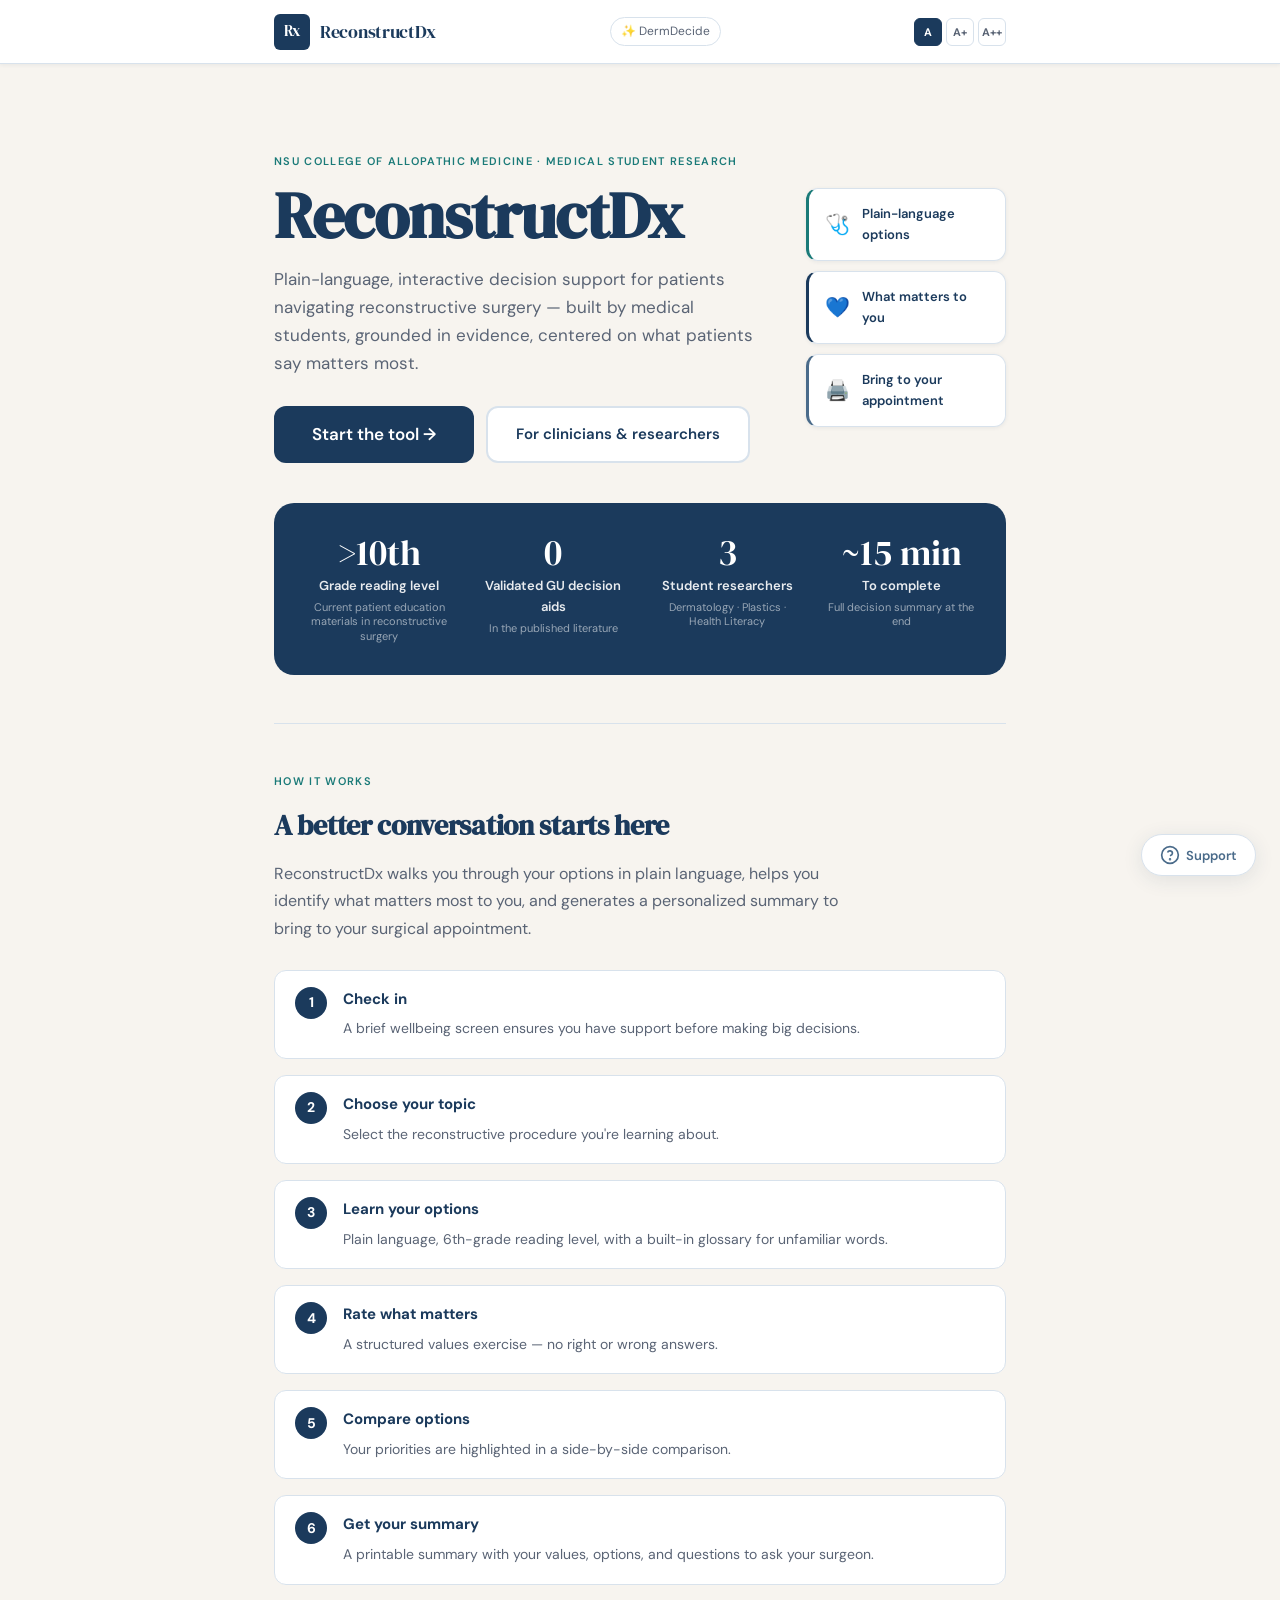
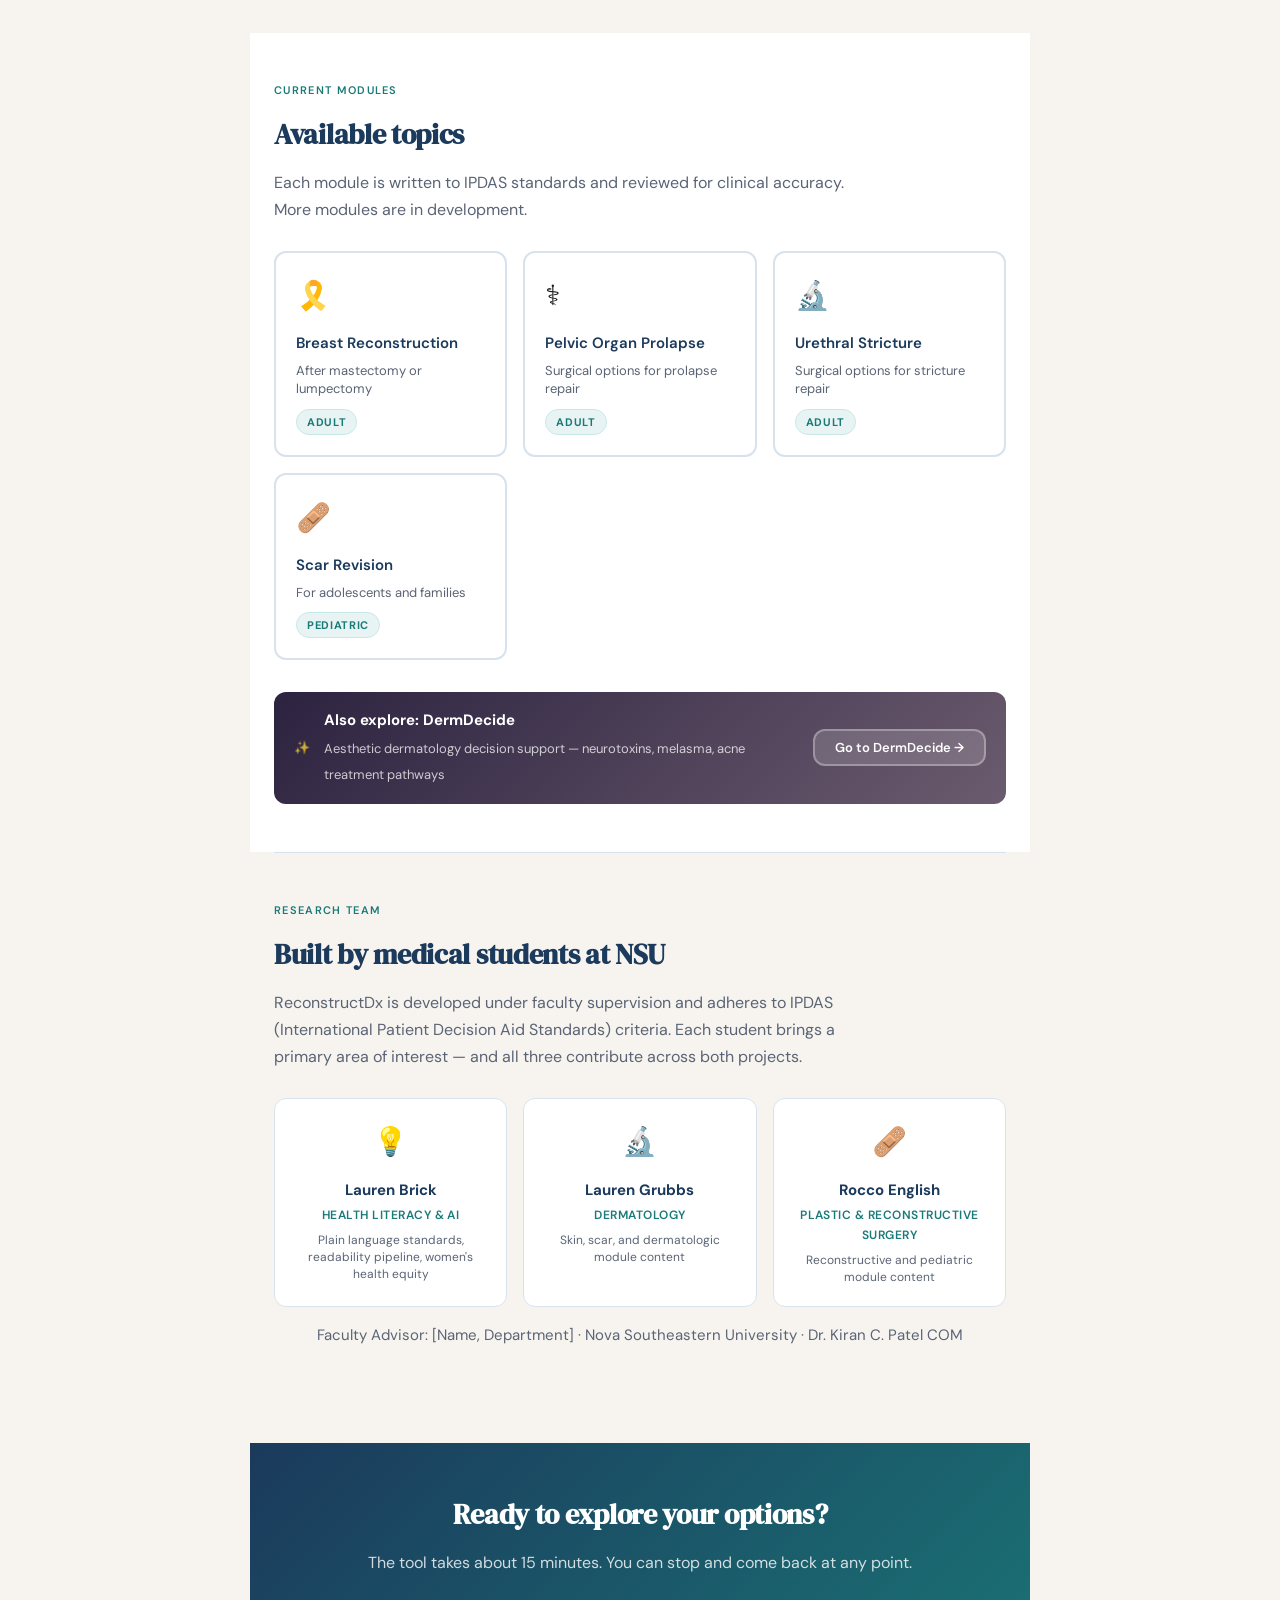
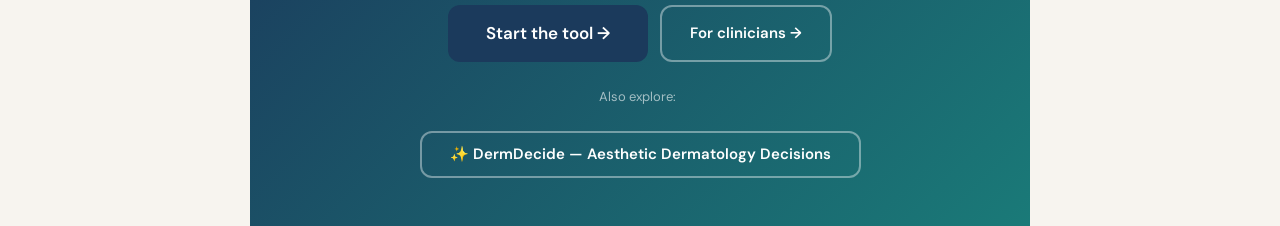
<file: index.html>
<!DOCTYPE html>
<html lang="en">
<head>
  <meta charset="UTF-8" />
  <meta name="viewport" content="width=device-width, initial-scale=1.0" />
  <title>ReconstructDx — Patient Decision Aid</title>
  <link rel="stylesheet" href="css/main.css" />
  <link rel="preconnect" href="https://fonts.googleapis.com">
  <link rel="preconnect" href="https://fonts.gstatic.com" crossorigin>
  <link href="https://fonts.googleapis.com/css2?family=DM+Serif+Display:ital@0;1&family=DM+Sans:wght@300;400;500;600&display=swap" rel="stylesheet">
</head>
<body>

  <!-- ── HEADER ─────────────────────────────────────────────────────── -->
  <header class="site-header" id="site-header">
    <div class="header-inner">
      <div class="logo">
        <span class="logo-mark">Rx</span>
        <span class="logo-text">ReconstructDx</span>
      </div>
      <a href="aesthetics/" class="aes-switch-link" style="font-size:12px;color:#5A6475;text-decoration:none;flex-shrink:0;white-space:nowrap;padding:4px 10px;border:1px solid #D8E2EC;border-radius:99px;margin-right:8px;transition:all .2s;">✨ DermDecide</a>
      <div class="fs-controls" aria-label="Text size">
        <button class="fs-btn active" data-size="normal" onclick="setFontSize('normal')" aria-label="Normal text size" title="Normal size">A</button>
        <button class="fs-btn" data-size="large" onclick="setFontSize('large')" aria-label="Large text size" title="Large size">A+</button>
        <button class="fs-btn" data-size="xlarge" onclick="setFontSize('xlarge')" aria-label="Extra large text size" title="Extra large">A++</button>
      </div>
      <nav class="progress-nav" id="progress-nav" aria-label="Tool progress" style="display:none">
        <div class="progress-steps" id="progress-steps"></div>
        <div class="progress-bar-track"><div class="progress-bar-fill" id="progress-fill"></div></div>
      </nav>
    </div>
  </header>

  <!-- ── MAIN APP ───────────────────────────────────────────────────── -->
  <main id="app" role="main"></main>

  <!-- ── SUPPORT BUTTON ─────────────────────────────────────────────── -->
  <button class="support-btn" id="support-btn" aria-label="Get support resources" onclick="toggleSupport()">
    <svg width="20" height="20" viewBox="0 0 24 24" fill="none" stroke="currentColor" stroke-width="2"><circle cx="12" cy="12" r="10"/><path d="M9.09 9a3 3 0 0 1 5.83 1c0 2-3 3-3 3"/><circle cx="12" cy="17" r=".5" fill="currentColor"/></svg>
    Support
  </button>

  <!-- ── SUPPORT PANEL ──────────────────────────────────────────────── -->
  <div class="support-panel" id="support-panel" role="dialog" aria-modal="true" aria-label="Support resources" hidden>
    <button class="support-close" onclick="toggleSupport()" aria-label="Close support panel">&times;</button>
    <h3>You're not alone</h3>
    <p>Making medical decisions can feel overwhelming. Here are some resources that may help.</p>
    <ul>
      <li><strong>988 Suicide &amp; Crisis Lifeline</strong><br>Call or text <a href="tel:988">988</a> — available 24/7</li>
      <li><strong>Crisis Text Line</strong><br>Text HOME to <a href="sms:741741">741741</a></li>
      <li><strong>SAMHSA Helpline</strong><br><a href="tel:18006624357">1-800-662-4357</a> — mental health &amp; substance use</li>
    </ul>
    <p class="support-note">This tool is not a substitute for professional support. Please speak with your care team or a counselor if you are struggling.</p>
  </div>
  <div class="support-overlay" id="support-overlay" onclick="toggleSupport()" hidden></div>

  <!-- ── PRINT OVERLAY ──────────────────────────────────────────────── -->
  <div id="print-area" class="print-area" hidden></div>

  <!-- ── SCRIPTS ────────────────────────────────────────────────────── -->
  <script src="js/data.js"></script>
  <script src="js/app.js"></script>
</body>
</html>
</file>
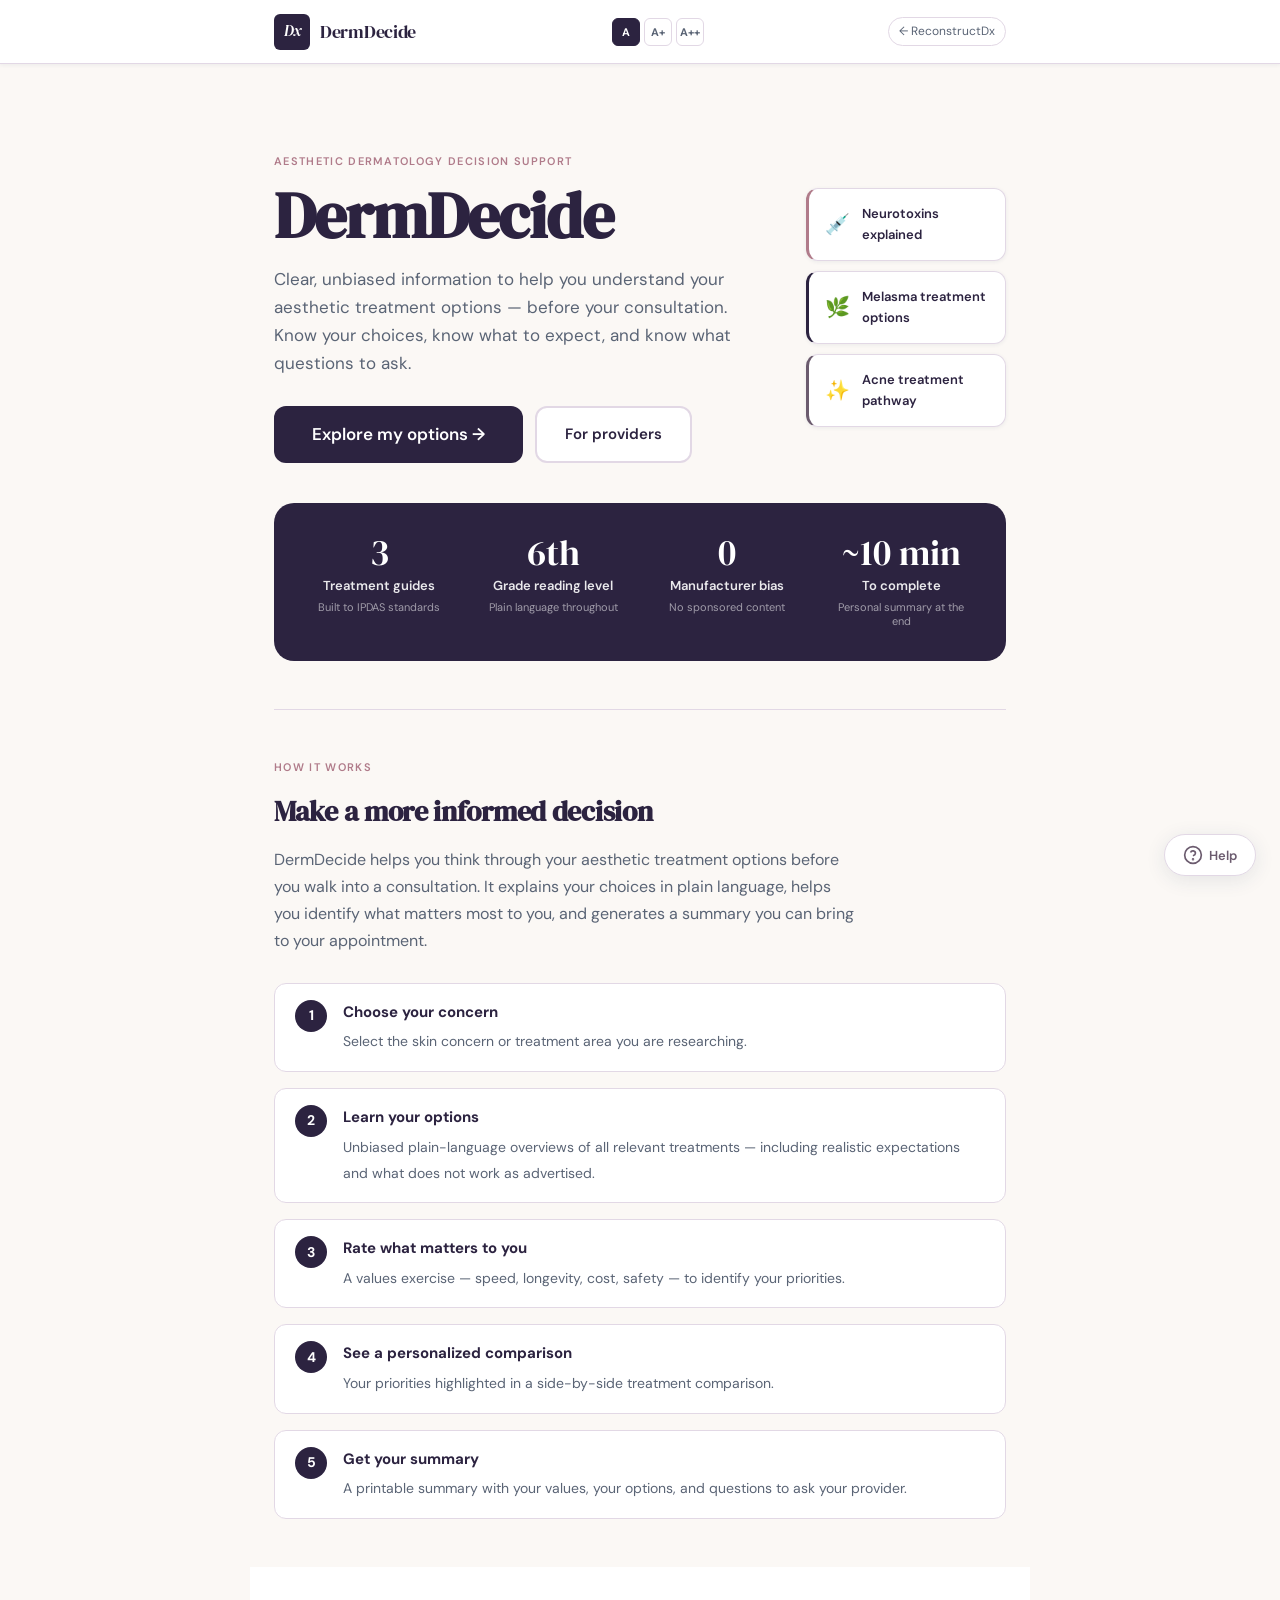
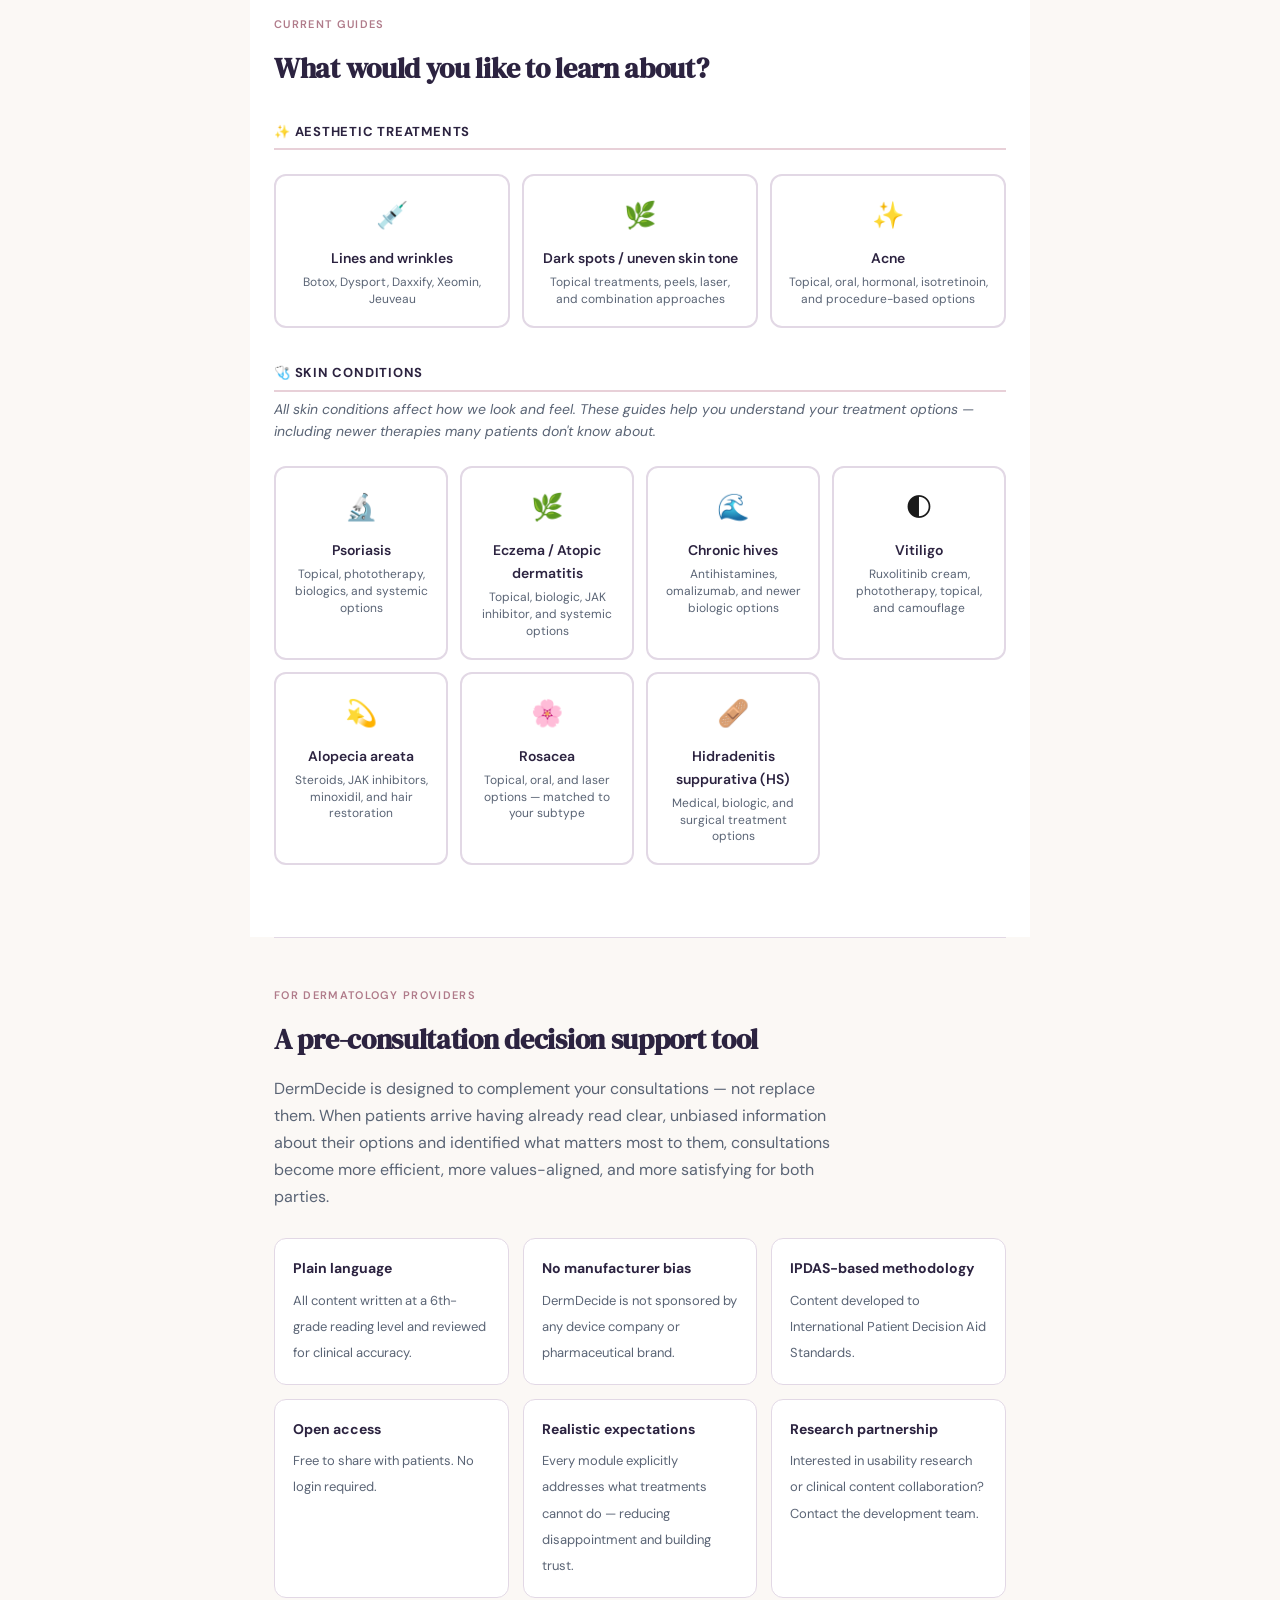
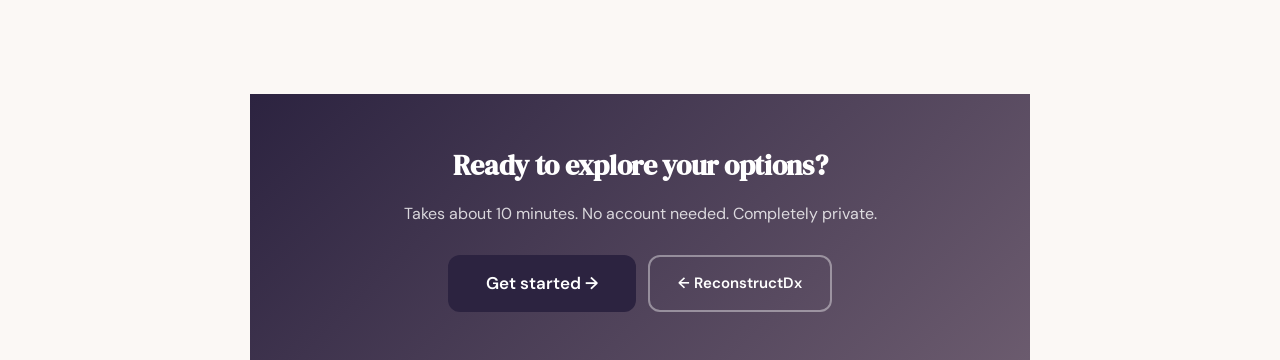
<file: aesthetics/index.html>
<!DOCTYPE html>
<html lang="en">
<head>
  <meta charset="UTF-8" />
  <meta name="viewport" content="width=device-width, initial-scale=1.0" />
  <title>DermDecide — Aesthetic Dermatology Decision Aid</title>
  <link rel="stylesheet" href="../css/main.css" />
  <link rel="stylesheet" href="css/aesthetics.css" />
  <link rel="preconnect" href="https://fonts.googleapis.com">
  <link rel="preconnect" href="https://fonts.gstatic.com" crossorigin>
  <link href="https://fonts.googleapis.com/css2?family=DM+Serif+Display:ital@0;1&family=DM+Sans:wght@300;400;500;600&display=swap" rel="stylesheet">
</head>
<body class="aesthetics-theme">

  <!-- ── HEADER ─────────────────────────────────────────────────────── -->
  <header class="site-header" id="site-header">
    <div class="header-inner">
      <div class="logo">
        <span class="logo-mark aes-logo-mark">Dx</span>
        <span class="logo-text">DermDecide</span>
      </div>
      <nav class="progress-nav" id="progress-nav" aria-label="Tool progress" style="display:none">
        <div class="progress-steps" id="progress-steps"></div>
        <div class="progress-bar-track"><div class="progress-bar-fill" id="progress-fill"></div></div>
      </nav>
      <div class="fs-controls" aria-label="Text size">
        <button class="fs-btn active" data-size="normal" onclick="setFontSize('normal')" aria-label="Normal text size" title="Normal size">A</button>
        <button class="fs-btn" data-size="large" onclick="setFontSize('large')" aria-label="Large text size" title="Large size">A+</button>
        <button class="fs-btn" data-size="xlarge" onclick="setFontSize('xlarge')" aria-label="Extra large text size" title="Extra large">A++</button>
      </div>
      <a href="../" class="aes-switch-link">← ReconstructDx</a>
    </div>
  </header>

  <!-- ── MAIN APP ───────────────────────────────────────────────────── -->
  <main id="app" role="main"></main>

  <!-- ── SUPPORT BUTTON ─────────────────────────────────────────────── -->
  <button class="support-btn" id="support-btn" aria-label="Get support resources" onclick="toggleSupport()">
    <svg width="20" height="20" viewBox="0 0 24 24" fill="none" stroke="currentColor" stroke-width="2"><circle cx="12" cy="12" r="10"/><path d="M9.09 9a3 3 0 0 1 5.83 1c0 2-3 3-3 3"/><circle cx="12" cy="17" r=".5" fill="currentColor"/></svg>
    Help
  </button>

  <!-- ── SUPPORT PANEL ──────────────────────────────────────────────── -->
  <div class="support-panel" id="support-panel" role="dialog" aria-modal="true" hidden>
    <button class="support-close" onclick="toggleSupport()" aria-label="Close">&times;</button>
    <h3>Need support?</h3>
    <p>If you have questions about a specific treatment, the best source is always a board-certified dermatologist.</p>
    <ul>
      <li><strong>Find a board-certified dermatologist</strong><br><a href="https://www.aad.org/find-a-derm" target="_blank" rel="noopener">aad.org/find-a-derm</a></li>
      <li><strong>American Academy of Dermatology</strong><br><a href="https://www.aad.org" target="_blank" rel="noopener">aad.org</a></li>
      <li><strong>988 Crisis Lifeline</strong><br>Call or text <a href="tel:988">988</a> — available 24/7</li>
    </ul>
    <p class="support-note">This tool does not replace a consultation with a licensed provider.</p>
  </div>
  <div class="support-overlay" id="support-overlay" onclick="toggleSupport()" hidden></div>

  <!-- ── SCRIPTS ────────────────────────────────────────────────────── -->
  <script src="js/data-aesthetics.js"></script>
  <script src="js/app-aesthetics.js"></script>
</body>
</html>
</file>
<file: css/main.css>
/* ═══════════════════════════════════════════════════════════════════
   ReconstructDx — Main Stylesheet
   Aesthetic: Refined medical — calm authority, warm accessibility
   Fonts: DM Serif Display (headings) + DM Sans (body)
═══════════════════════════════════════════════════════════════════ */

/* ── TOKENS ────────────────────────────────────────────────────────── */
:root {
  --navy:       #1B3A5C;
  --teal:       #1A7A78;
  --teal-light: #E8F4F4;
  --teal-mid:   #C8E8E7;
  --slate:      #4A6B8A;
  --slate-light:#EEF3F8;
  --sand:       #F7F4EF;
  --white:      #FFFFFF;
  --text:       #1A1A1A;
  --text-sub:   #5A6475;
  --text-light: #8A95A3;
  --border:     #D8E2EC;
  --warn:       #C0392B;
  --warn-light: #FDF0EE;
  --success:    #1A7A78;

  --radius-sm:  6px;
  --radius:     12px;
  --radius-lg:  20px;

  --shadow-sm:  0 1px 4px rgba(27,58,92,.07);
  --shadow:     0 4px 20px rgba(27,58,92,.10);
  --shadow-lg:  0 12px 40px rgba(27,58,92,.15);

  --font-serif: 'DM Serif Display', Georgia, serif;
  --font-sans:  'DM Sans', system-ui, sans-serif;

  --max-w: 780px;
  --header-h: 64px;
}

/* ── RESET ──────────────────────────────────────────────────────────── */
*, *::before, *::after { box-sizing: border-box; margin: 0; padding: 0; }
html { font-size: 16px; scroll-behavior: smooth; }
body {
  font-family: var(--font-sans);
  font-weight: 400;
  color: var(--text);
  background: var(--sand);
  min-height: 100vh;
  padding-top: var(--header-h);
  line-height: 1.65;
}
a { color: var(--teal); }
a:focus-visible, button:focus-visible, input:focus-visible, select:focus-visible {
  outline: 3px solid var(--teal);
  outline-offset: 2px;
}
img { max-width: 100%; }

/* ── HEADER ─────────────────────────────────────────────────────────── */
.site-header {
  position: fixed; top: 0; left: 0; right: 0; z-index: 100;
  height: var(--header-h);
  background: var(--white);
  border-bottom: 1px solid var(--border);
  box-shadow: var(--shadow-sm);
}
.header-inner {
  max-width: var(--max-w);
  margin: 0 auto;
  padding: 0 24px;
  height: 100%;
  display: flex;
  align-items: center;
  justify-content: space-between;
  gap: 24px;
}
.logo {
  display: flex;
  align-items: center;
  gap: 10px;
  flex-shrink: 0;
  text-decoration: none;
}
.logo-mark {
  width: 36px; height: 36px;
  background: var(--navy);
  color: var(--white);
  border-radius: var(--radius-sm);
  display: flex; align-items: center; justify-content: center;
  font-family: var(--font-serif);
  font-size: 15px;
  letter-spacing: -.5px;
}
.logo-text {
  font-family: var(--font-serif);
  font-size: 18px;
  color: var(--navy);
  letter-spacing: -.3px;
}

/* ── PROGRESS NAV ───────────────────────────────────────────────────── */
.progress-nav { flex: 1; min-width: 0; }
.progress-steps {
  display: flex;
  gap: 4px;
  margin-bottom: 6px;
  flex-wrap: nowrap;
  overflow: hidden;
}
.progress-step {
  font-size: 10px;
  font-weight: 600;
  color: var(--text-light);
  letter-spacing: .04em;
  text-transform: uppercase;
  white-space: nowrap;
  transition: color .3s;
}
.progress-step.active { color: var(--teal); }
.progress-step.done { color: var(--navy); }
.progress-step:not(:last-child)::after { content: " ›"; color: var(--border); }
.progress-bar-track {
  height: 3px;
  background: var(--border);
  border-radius: 99px;
  overflow: hidden;
}
.progress-bar-fill {
  height: 100%;
  background: linear-gradient(90deg, var(--teal), var(--navy));
  border-radius: 99px;
  transition: width .5s cubic-bezier(.4,0,.2,1);
  width: 0%;
}

/* ── MAIN LAYOUT ────────────────────────────────────────────────────── */
#app {
  max-width: var(--max-w);
  margin: 0 auto;
  padding: 40px 24px 80px;
  min-height: calc(100vh - var(--header-h));
}

/* ── SCREEN BASE ─────────────────────────────────────────────────────── */
.screen { animation: fadeUp .4s ease both; }
@keyframes fadeUp {
  from { opacity: 0; transform: translateY(16px); }
  to   { opacity: 1; transform: translateY(0); }
}

/* ── TYPOGRAPHY ─────────────────────────────────────────────────────── */
.screen-eyebrow {
  font-size: 11px;
  font-weight: 600;
  letter-spacing: .12em;
  text-transform: uppercase;
  color: var(--teal);
  margin-bottom: 12px;
}
.screen-title {
  font-family: var(--font-serif);
  font-size: clamp(28px, 5vw, 40px);
  line-height: 1.15;
  color: var(--navy);
  margin-bottom: 16px;
  letter-spacing: -.5px;
}
.screen-subtitle {
  font-size: 17px;
  color: var(--text-sub);
  line-height: 1.6;
  margin-bottom: 32px;
  max-width: 580px;
}
h2.section-title {
  font-family: var(--font-serif);
  font-size: 22px;
  color: var(--navy);
  margin-bottom: 12px;
  letter-spacing: -.3px;
}
h3.section-sub {
  font-size: 15px;
  font-weight: 600;
  color: var(--slate);
  margin-bottom: 8px;
  letter-spacing: .02em;
}
p { margin-bottom: 16px; color: var(--text-sub); font-size: 15px; }
p:last-child { margin-bottom: 0; }

/* ── CARDS ───────────────────────────────────────────────────────────── */
.card {
  background: var(--white);
  border: 1px solid var(--border);
  border-radius: var(--radius);
  padding: 24px;
  margin-bottom: 16px;
  box-shadow: var(--shadow-sm);
}
.card-accent {
  border-left: 4px solid var(--teal);
  background: var(--teal-light);
}
.card-warn {
  border-left: 4px solid var(--warn);
  background: var(--warn-light);
}
.card-navy {
  background: var(--navy);
  color: var(--white);
  border: none;
}
.card-navy p, .card-navy h2, .card-navy h3 { color: var(--white); }

/* ── BUTTONS ─────────────────────────────────────────────────────────── */
.btn {
  display: inline-flex;
  align-items: center;
  gap: 8px;
  padding: 14px 28px;
  border-radius: var(--radius);
  font-family: var(--font-sans);
  font-size: 15px;
  font-weight: 600;
  cursor: pointer;
  border: 2px solid transparent;
  transition: all .2s ease;
  text-decoration: none;
  line-height: 1;
}
.btn-primary {
  background: var(--navy);
  color: var(--white);
}
.btn-primary:hover { background: var(--teal); transform: translateY(-1px); box-shadow: var(--shadow); }
.btn-secondary {
  background: var(--white);
  color: var(--navy);
  border-color: var(--border);
}
.btn-secondary:hover { border-color: var(--navy); transform: translateY(-1px); }
.btn-teal {
  background: var(--teal);
  color: var(--white);
}
.btn-teal:hover { background: var(--navy); transform: translateY(-1px); box-shadow: var(--shadow); }
.btn-sm { padding: 10px 20px; font-size: 13px; }
.btn-lg { padding: 18px 36px; font-size: 17px; }
.btn-full { width: 100%; justify-content: center; }
.btn-row {
  display: flex;
  gap: 12px;
  margin-top: 32px;
  flex-wrap: wrap;
}

/* ── FORM ELEMENTS ───────────────────────────────────────────────────── */
.field { margin-bottom: 24px; }
.field-label {
  display: block;
  font-size: 15px;
  font-weight: 600;
  color: var(--text);
  margin-bottom: 10px;
  line-height: 1.4;
}
.field-hint {
  font-size: 13px;
  color: var(--text-light);
  margin-bottom: 8px;
  display: block;
}
.radio-group { display: flex; flex-direction: column; gap: 8px; }
.radio-option {
  display: flex;
  align-items: center;
  gap: 12px;
  padding: 12px 16px;
  border: 2px solid var(--border);
  border-radius: var(--radius-sm);
  cursor: pointer;
  transition: all .2s;
  background: var(--white);
  font-size: 14px;
}
.radio-option:hover { border-color: var(--teal); background: var(--teal-light); }
.radio-option.selected { border-color: var(--teal); background: var(--teal-light); font-weight: 600; }
.radio-option input[type="radio"] { accent-color: var(--teal); width: 18px; height: 18px; flex-shrink: 0; }

/* ── MODULE SELECT ───────────────────────────────────────────────────── */
.module-grid {
  display: grid;
  grid-template-columns: repeat(auto-fit, minmax(220px, 1fr));
  gap: 16px;
  margin-bottom: 32px;
}
.module-card {
  background: var(--white);
  border: 2px solid var(--border);
  border-radius: var(--radius);
  padding: 20px;
  cursor: pointer;
  transition: all .2s;
  text-align: left;
}
.module-card:hover { border-color: var(--teal); transform: translateY(-2px); box-shadow: var(--shadow); }
.module-card.selected { border-color: var(--teal); background: var(--teal-light); }
.module-icon {
  font-size: 28px;
  margin-bottom: 12px;
  display: block;
}
.module-card h3 {
  font-size: 15px;
  font-weight: 600;
  color: var(--navy);
  margin-bottom: 6px;
}
.module-card p {
  font-size: 13px;
  color: var(--text-sub);
  line-height: 1.4;
  margin: 0;
}

/* ── ALERT BOX ───────────────────────────────────────────────────────── */
.alert {
  padding: 16px 20px;
  border-radius: var(--radius);
  margin-bottom: 20px;
  font-size: 14px;
  line-height: 1.55;
}
.alert-info { background: var(--teal-light); border: 1px solid var(--teal-mid); color: var(--teal); }
.alert-warn { background: var(--warn-light); border: 1px solid #F0B8B3; color: var(--warn); }
.alert strong { display: block; margin-bottom: 4px; font-size: 15px; }

/* ── PHQ / GAD QUESTIONS ─────────────────────────────────────────────── */
.phq-question {
  background: var(--white);
  border: 1px solid var(--border);
  border-radius: var(--radius);
  padding: 20px;
  margin-bottom: 16px;
}
.phq-question .field-label { margin-bottom: 14px; }
.phq-options {
  display: grid;
  grid-template-columns: repeat(auto-fit, minmax(120px, 1fr));
  gap: 8px;
}
.phq-opt {
  padding: 10px 8px;
  border: 2px solid var(--border);
  border-radius: var(--radius-sm);
  cursor: pointer;
  text-align: center;
  font-size: 13px;
  font-weight: 500;
  background: var(--white);
  transition: all .2s;
  line-height: 1.3;
}
.phq-opt:hover { border-color: var(--teal); background: var(--teal-light); }
.phq-opt.selected { border-color: var(--teal); background: var(--teal); color: var(--white); }

/* ── VALUES CLARIFICATION ────────────────────────────────────────────── */
.values-intro {
  background: var(--navy);
  color: var(--white);
  border-radius: var(--radius);
  padding: 24px;
  margin-bottom: 28px;
}
.values-intro h2 { font-family: var(--font-serif); color: var(--white); margin-bottom: 8px; font-size: 22px; }
.values-intro p  { color: rgba(255,255,255,.8); font-size: 14px; margin: 0; }

.value-item {
  background: var(--white);
  border: 1px solid var(--border);
  border-radius: var(--radius);
  padding: 20px;
  margin-bottom: 14px;
  transition: border-color .2s;
}
.value-item.rated { border-color: var(--teal); }
.value-item-header {
  display: flex;
  align-items: flex-start;
  gap: 14px;
  margin-bottom: 14px;
}
.value-item-icon { font-size: 22px; flex-shrink: 0; margin-top: 2px; }
.value-item-text { flex: 1; }
.value-item-text strong { display: block; font-size: 15px; color: var(--text); margin-bottom: 4px; }
.value-item-text span { font-size: 13px; color: var(--text-sub); }

.rating-scale {
  display: flex;
  gap: 6px;
}
.rating-btn {
  flex: 1;
  padding: 8px 4px;
  border: 2px solid var(--border);
  border-radius: var(--radius-sm);
  background: var(--white);
  font-size: 11px;
  font-weight: 600;
  color: var(--text-sub);
  cursor: pointer;
  text-align: center;
  transition: all .2s;
  line-height: 1.3;
}
.rating-btn:hover { border-color: var(--teal); color: var(--teal); }
.rating-btn.selected-1 { border-color: #D0D8E0; background: #D0D8E0; color: var(--text); }
.rating-btn.selected-2 { border-color: #A8C4D8; background: #A8C4D8; color: var(--text); }
.rating-btn.selected-3 { border-color: var(--slate); background: var(--slate); color: var(--white); }
.rating-btn.selected-4 { border-color: var(--teal); background: var(--teal); color: var(--white); }
.rating-btn.selected-5 { border-color: var(--navy); background: var(--navy); color: var(--white); }

/* ── COMPARISON TABLE ────────────────────────────────────────────────── */
.comparison-wrap { overflow-x: auto; margin-bottom: 24px; }
.comparison-table {
  width: 100%;
  border-collapse: collapse;
  font-size: 14px;
  min-width: 500px;
}
.comparison-table th {
  background: var(--navy);
  color: var(--white);
  padding: 14px 16px;
  text-align: left;
  font-weight: 600;
  font-size: 13px;
  letter-spacing: .03em;
}
.comparison-table th:first-child { border-radius: var(--radius-sm) 0 0 0; }
.comparison-table th:last-child { border-radius: 0 var(--radius-sm) 0 0; }
.comparison-table td {
  padding: 14px 16px;
  border-bottom: 1px solid var(--border);
  vertical-align: top;
  color: var(--text-sub);
  line-height: 1.5;
}
.comparison-table tr:last-child td { border-bottom: none; }
.comparison-table tr:nth-child(even) td { background: var(--slate-light); }
.comparison-table .row-label {
  font-weight: 600;
  color: var(--navy);
  font-size: 13px;
  min-width: 140px;
}
.highlighted-row td { background: var(--teal-light) !important; }
.highlighted-row .row-label { color: var(--teal); }
.highlight-badge {
  display: inline-block;
  background: var(--teal);
  color: var(--white);
  font-size: 10px;
  font-weight: 700;
  letter-spacing: .06em;
  text-transform: uppercase;
  padding: 2px 8px;
  border-radius: 99px;
  margin-left: 6px;
  vertical-align: middle;
}

/* ── DECISION SUMMARY ────────────────────────────────────────────────── */
.summary-header {
  background: linear-gradient(135deg, var(--navy) 0%, var(--teal) 100%);
  color: var(--white);
  border-radius: var(--radius-lg);
  padding: 32px;
  margin-bottom: 24px;
  text-align: center;
}
.summary-header h1 {
  font-family: var(--font-serif);
  font-size: 32px;
  color: var(--white);
  margin-bottom: 8px;
}
.summary-header p { color: rgba(255,255,255,.8); margin: 0; }

.summary-section {
  background: var(--white);
  border: 1px solid var(--border);
  border-radius: var(--radius);
  padding: 24px;
  margin-bottom: 16px;
}
.summary-section h3 {
  font-family: var(--font-serif);
  font-size: 18px;
  color: var(--navy);
  margin-bottom: 16px;
  padding-bottom: 10px;
  border-bottom: 2px solid var(--teal-mid);
}
.value-pill {
  display: inline-flex;
  align-items: center;
  gap: 6px;
  background: var(--teal-light);
  border: 1px solid var(--teal-mid);
  color: var(--teal);
  font-size: 13px;
  font-weight: 600;
  padding: 6px 14px;
  border-radius: 99px;
  margin: 4px;
}
.question-list { list-style: none; }
.question-list li {
  padding: 10px 0;
  border-bottom: 1px solid var(--border);
  font-size: 14px;
  color: var(--text);
  padding-left: 20px;
  position: relative;
}
.question-list li::before {
  content: "?";
  position: absolute; left: 0;
  color: var(--teal);
  font-weight: 700;
}
.question-list li:last-child { border-bottom: none; }

.leaning-select {
  width: 100%;
  padding: 12px 16px;
  border: 2px solid var(--border);
  border-radius: var(--radius-sm);
  font-family: var(--font-sans);
  font-size: 15px;
  color: var(--text);
  background: var(--white);
  cursor: pointer;
  margin-top: 8px;
}
.leaning-select:focus { border-color: var(--teal); outline: none; }

/* ── DIVIDER ─────────────────────────────────────────────────────────── */
.divider {
  border: none;
  border-top: 1px solid var(--border);
  margin: 28px 0;
}

/* ── SUPPORT BUTTON & PANEL ──────────────────────────────────────────── */
.support-btn {
  position: fixed;
  bottom: 24px;
  right: 24px;
  z-index: 200;
  background: var(--white);
  color: var(--slate);
  border: 1px solid var(--border);
  border-radius: 99px;
  padding: 10px 18px;
  font-size: 13px;
  font-weight: 600;
  font-family: var(--font-sans);
  cursor: pointer;
  box-shadow: var(--shadow);
  display: flex;
  align-items: center;
  gap: 6px;
  transition: all .2s;
}
.support-btn:hover { background: var(--navy); color: var(--white); border-color: var(--navy); }

.support-overlay {
  position: fixed; inset: 0; z-index: 300;
  background: rgba(27,58,92,.4);
  backdrop-filter: blur(2px);
}
.support-panel {
  position: fixed;
  bottom: 80px; right: 24px;
  z-index: 400;
  background: var(--white);
  border: 1px solid var(--border);
  border-radius: var(--radius-lg);
  padding: 28px;
  max-width: 320px;
  width: calc(100vw - 48px);
  box-shadow: var(--shadow-lg);
  animation: slideUp .3s ease;
}
@keyframes slideUp {
  from { opacity: 0; transform: translateY(20px); }
  to   { opacity: 1; transform: translateY(0); }
}
.support-panel h3 { font-family: var(--font-serif); color: var(--navy); font-size: 20px; margin-bottom: 10px; }
.support-panel p  { font-size: 14px; margin-bottom: 16px; }
.support-panel ul { list-style: none; margin-bottom: 16px; }
.support-panel ul li { padding: 10px 0; border-bottom: 1px solid var(--border); font-size: 13px; line-height: 1.5; }
.support-panel ul li:last-child { border-bottom: none; }
.support-panel ul li strong { display: block; color: var(--navy); margin-bottom: 2px; }
.support-note { font-size: 12px; color: var(--text-light); font-style: italic; }
.support-close {
  position: absolute; top: 16px; right: 16px;
  background: none; border: none;
  font-size: 22px; color: var(--text-light);
  cursor: pointer; line-height: 1;
  padding: 4px;
}
.support-close:hover { color: var(--navy); }

/* ── WELCOME SCREEN ──────────────────────────────────────────────────── */
.welcome-hero {
  text-align: center;
  padding: 48px 0 32px;
}
.welcome-hero .logo-mark-lg {
  width: 72px; height: 72px;
  background: var(--navy);
  color: var(--white);
  border-radius: var(--radius);
  display: inline-flex; align-items: center; justify-content: center;
  font-family: var(--font-serif);
  font-size: 28px;
  margin-bottom: 24px;
  box-shadow: var(--shadow);
}
.welcome-features {
  display: grid;
  grid-template-columns: repeat(auto-fit, minmax(180px, 1fr));
  gap: 12px;
  margin: 28px 0;
}
.welcome-feature {
  background: var(--white);
  border: 1px solid var(--border);
  border-radius: var(--radius);
  padding: 20px 16px;
  text-align: center;
}
.welcome-feature .feat-icon { font-size: 24px; display: block; margin-bottom: 10px; }
.welcome-feature strong { display: block; font-size: 14px; color: var(--navy); margin-bottom: 4px; }
.welcome-feature span { font-size: 12px; color: var(--text-sub); line-height: 1.4; }

.time-badge {
  display: inline-flex;
  align-items: center;
  gap: 6px;
  background: var(--teal-light);
  color: var(--teal);
  font-size: 13px;
  font-weight: 600;
  padding: 6px 16px;
  border-radius: 99px;
  margin-bottom: 28px;
}

/* ── PRINT STYLES ────────────────────────────────────────────────────── */
@media print {
  .site-header, .support-btn, .btn-row, .btn { display: none !important; }
  body { background: white; padding-top: 0; }
  #app { padding: 0; }
  .summary-header {
    background: var(--navy) !important;
    -webkit-print-color-adjust: exact;
    print-color-adjust: exact;
  }
}

/* ── RESPONSIVE ──────────────────────────────────────────────────────── */
@media (max-width: 600px) {
  #app { padding: 24px 16px 80px; }
  .btn-row { flex-direction: column; }
  .btn-row .btn { width: 100%; justify-content: center; }
  .phq-options { grid-template-columns: repeat(2, 1fr); }
  .rating-scale { flex-wrap: wrap; }
  .rating-btn { min-width: calc(33% - 4px); }
  .header-inner { padding: 0 16px; }
  .progress-step { display: none; }
  .progress-step.active, .progress-step.done:last-of-type { display: block; }
}

/* ── UTILITY ─────────────────────────────────────────────────────────── */
.text-center { text-align: center; }
.text-small  { font-size: 13px; color: var(--text-sub); }
.mt-8  { margin-top: 8px; }
.mt-16 { margin-top: 16px; }
.mt-24 { margin-top: 24px; }
.mb-0  { margin-bottom: 0; }
.hidden { display: none !important; }

/* ═══════════════════════════════════════════════════════════════════
   ENHANCED STYLES — Landing page, glossary, clinicians, feedback
═══════════════════════════════════════════════════════════════════ */

/* ── FONT SIZE SCALE ────────────────────────────────────────────────── */
html.fs-large  { font-size: 19px; }
html.fs-xlarge { font-size: 22px; }
.fs-controls { display:flex; align-items:center; gap:4px; margin-left:12px; flex-shrink:0; }
.fs-btn {
  width:28px; height:28px; border-radius:var(--radius-sm);
  border:1px solid var(--border); background:var(--white);
  font-family:var(--font-sans); font-weight:700; cursor:pointer;
  color:var(--text-sub); transition:all .2s; display:flex;
  align-items:center; justify-content:center; font-size:11px;
}
.fs-btn:hover { border-color:var(--teal); color:var(--teal); }
.fs-btn.active { background:var(--navy); color:var(--white); border-color:var(--navy); }

/* ── GLOSSARY ────────────────────────────────────────────────────────── */
.glossary-term {
  position:relative; display:inline;
  border-bottom:2px dotted var(--teal);
  cursor:pointer; color:inherit;
}
.glossary-term:hover { color:var(--teal); }
.glossary-tip {
  display:none; position:absolute; bottom:calc(100% + 8px); left:0;
  background:var(--navy); color:var(--white);
  font-size:13px; line-height:1.5; font-weight:400;
  padding:10px 14px; border-radius:var(--radius);
  width:240px; z-index:500; pointer-events:none;
  box-shadow:var(--shadow-lg);
}
.glossary-tip::after {
  content:""; position:absolute; top:100%; left:16px;
  border:6px solid transparent; border-top-color:var(--navy);
}
.glossary-term.open .glossary-tip { display:block; }
.glossary-legend {
  font-size:13px; color:var(--text-sub); margin-bottom:20px;
  padding:10px 14px; background:var(--slate-light);
  border-radius:var(--radius-sm); border:1px solid var(--border);
}
.glossary-legend-demo {
  border-bottom:2px dotted var(--teal); color:var(--teal);
  font-weight:600; cursor:default;
}

/* ── FEEDBACK BAR ────────────────────────────────────────────────────── */
.feedback-bar {
  display:flex; align-items:center; gap:10px; flex-wrap:wrap;
  margin:24px 0 8px; padding:14px 16px;
  background:var(--white); border:1px solid var(--border);
  border-radius:var(--radius); font-size:14px;
}
.feedback-label { color:var(--text-sub); flex:1; }
.feedback-btn {
  padding:6px 16px; border-radius:var(--radius-sm);
  border:1px solid var(--border); background:var(--white);
  font-size:13px; cursor:pointer; font-family:var(--font-sans);
  transition:all .2s;
}
.feedback-btn:hover { border-color:var(--teal); background:var(--teal-light); }
.feedback-thanks { color:var(--teal); font-weight:600; font-size:14px; }

/* ── HOME HERO ───────────────────────────────────────────────────────── */
.home-screen { max-width:var(--max-w); }
.home-hero {
  display:grid; grid-template-columns:1fr auto;
  gap:40px; align-items:center;
  padding:48px 0 40px; margin-bottom:0;
}
.home-title {
  font-family:var(--font-serif);
  font-size:clamp(40px,7vw,64px);
  color:var(--navy); line-height:1.05;
  letter-spacing:-1px; margin-bottom:16px;
}
.home-tagline {
  font-size:17px; color:var(--text-sub);
  line-height:1.65; margin-bottom:28px; max-width:520px;
}
.home-cta-row { display:flex; gap:12px; flex-wrap:wrap; }

/* hero card stack */
.home-hero-visual { flex-shrink:0; }
.hero-card-stack { display:flex; flex-direction:column; gap:10px; width:200px; }
.hero-card {
  display:flex; align-items:center; gap:12px;
  background:var(--white); border:1px solid var(--border);
  border-radius:var(--radius); padding:14px 16px;
  font-size:13px; font-weight:600; color:var(--navy);
  box-shadow:var(--shadow-sm); animation:fadeUp .5s ease both;
}
.hero-card-1 { animation-delay:.1s; border-left:3px solid var(--teal); }
.hero-card-2 { animation-delay:.25s; border-left:3px solid var(--navy); }
.hero-card-3 { animation-delay:.4s; border-left:3px solid var(--slate); }
.hero-card-icon { font-size:20px; flex-shrink:0; }

/* ── STATS ROW ───────────────────────────────────────────────────────── */
.stats-row {
  display:grid; grid-template-columns:repeat(auto-fit,minmax(140px,1fr));
  gap:12px; margin:0 0 48px; padding:24px;
  background:var(--navy); border-radius:var(--radius-lg);
}
.stat-card { text-align:center; color:var(--white); padding:8px; }
.stat-number {
  display:block; font-family:var(--font-serif);
  font-size:clamp(24px,4vw,36px); color:var(--white);
  margin-bottom:4px; line-height:1;
}
.stat-label { display:block; font-size:13px; font-weight:600; color:rgba(255,255,255,.9); margin-bottom:4px; }
.stat-sub { display:block; font-size:11px; color:rgba(255,255,255,.55); line-height:1.3; }

/* ── HOME SECTIONS ───────────────────────────────────────────────────── */
.home-section { padding:48px 0; border-top:1px solid var(--border); }
.home-section-alt { background:var(--white); margin:0 -24px; padding:48px 24px; border-top:none; }
.home-section-title {
  font-family:var(--font-serif); font-size:28px;
  color:var(--navy); margin-bottom:12px; letter-spacing:-.3px;
}
.home-section-body { font-size:16px; color:var(--text-sub); line-height:1.7; margin-bottom:28px; max-width:580px; }

/* HOW STEPS */
.how-steps { display:flex; flex-direction:column; gap:16px; }
.how-step {
  display:flex; align-items:flex-start; gap:16px;
  background:var(--white); border:1px solid var(--border);
  border-radius:var(--radius); padding:16px 20px;
}
.how-num {
  width:32px; height:32px; background:var(--navy); color:var(--white);
  border-radius:50%; display:flex; align-items:center; justify-content:center;
  font-weight:700; font-size:14px; flex-shrink:0;
}
.how-text strong { display:block; font-size:15px; color:var(--navy); margin-bottom:4px; }
.how-text span   { font-size:14px; color:var(--text-sub); line-height:1.5; }

/* MODULE TAG */
.module-tag {
  display:inline-block; margin-top:10px;
  background:var(--teal-light); color:var(--teal);
  font-size:11px; font-weight:700; letter-spacing:.06em;
  text-transform:uppercase; padding:3px 10px; border-radius:99px;
  border:1px solid var(--teal-mid);
}

/* TEAM */
.team-grid { display:grid; grid-template-columns:repeat(auto-fit,minmax(180px,1fr)); gap:16px; margin-bottom:16px; }
.team-card {
  background:var(--white); border:1px solid var(--border);
  border-radius:var(--radius); padding:20px 16px; text-align:center;
}
.team-icon  { font-size:28px; display:block; margin-bottom:12px; }
.team-name  { display:block; font-size:15px; font-weight:700; color:var(--navy); margin-bottom:4px; }
.team-role  { display:block; font-size:12px; color:var(--teal); font-weight:600; margin-bottom:6px; text-transform:uppercase; letter-spacing:.04em; }
.team-focus { display:block; font-size:12px; color:var(--text-sub); line-height:1.4; }
.team-note  { font-size:13px; color:var(--text-light); text-align:center; }
.team-note p { margin:0; }

/* HOME FOOTER CTA */
.home-footer-cta {
  background:linear-gradient(135deg,var(--navy) 0%,var(--teal) 100%);
  margin:48px -24px -80px; padding:48px 24px;
  text-align:center;
}
.home-footer-cta .home-section-title { color:var(--white); }
.home-footer-cta .home-section-body  { color:rgba(255,255,255,.8); margin-left:auto; margin-right:auto; }
.home-footer-cta .home-cta-row { justify-content:center; }
.home-footer-cta .btn-secondary { background:transparent; color:var(--white); border-color:rgba(255,255,255,.4); }
.home-footer-cta .btn-secondary:hover { border-color:var(--white); background:rgba(255,255,255,.1); }

/* ── CLINICIANS PAGE ─────────────────────────────────────────────────── */
.clinicians-screen .clin-hero { padding:40px 0 32px; border-bottom:1px solid var(--border); margin-bottom:36px; }
.clin-section { padding:32px 0; border-bottom:1px solid var(--border); }
.clin-section:last-of-type { border-bottom:none; }
.clin-section .section-title { margin-bottom:16px; }
.clin-section p { font-size:15px; color:var(--text-sub); line-height:1.7; margin-bottom:0; }

.clin-grid { display:grid; grid-template-columns:repeat(auto-fit,minmax(220px,1fr)); gap:14px; margin-top:16px; }
.clin-card {
  background:var(--white); border:1px solid var(--border);
  border-radius:var(--radius); padding:18px;
}
.clin-card strong { display:block; font-size:14px; color:var(--navy); margin-bottom:6px; }
.clin-card span   { font-size:13px; color:var(--text-sub); line-height:1.5; }

.project-cards { display:grid; grid-template-columns:repeat(auto-fit,minmax(260px,1fr)); gap:16px; margin-top:16px; }
.project-card {
  background:var(--white); border:2px solid var(--border);
  border-radius:var(--radius); padding:24px;
}
.project-label {
  display:inline-block; background:var(--navy); color:var(--white);
  font-size:11px; font-weight:700; letter-spacing:.08em; text-transform:uppercase;
  padding:3px 12px; border-radius:99px; margin-bottom:12px;
}
.project-subtitle { font-size:14px; color:var(--teal); font-weight:600; margin:6px 0 12px; }
.project-card ul { padding-left:18px; margin-bottom:16px; }
.project-card ul li { font-size:13px; color:var(--text-sub); line-height:1.6; margin-bottom:4px; }
.project-footer { font-size:12px; color:var(--text-light); font-style:italic; margin:0; }

.involve-steps { display:flex; flex-direction:column; gap:14px; margin-top:16px; }
.involve-step {
  display:flex; align-items:flex-start; gap:16px;
  background:var(--white); border:1px solid var(--border);
  border-radius:var(--radius); padding:16px 20px;
}
.involve-icon { font-size:24px; flex-shrink:0; width:36px; text-align:center; }
.involve-step strong { display:block; font-size:15px; color:var(--navy); margin-bottom:4px; }
.involve-step p { font-size:13px; color:var(--text-sub); line-height:1.5; margin:0; }
.clin-contact { padding:32px 0 0; text-align:center; }
.clin-contact p { margin-bottom:12px; }
.clin-contact .btn-row { justify-content:center; }

/* ── OPTION CARD ENHANCEMENTS ────────────────────────────────────────── */
.option-card { margin-bottom:20px; }
.option-card-header { margin-bottom:16px; padding-bottom:12px; border-bottom:2px solid var(--teal-mid); }
.option-plain-label {
  display:inline-block; margin-top:6px;
  font-size:13px; color:var(--text-sub); font-style:italic;
}
.option-columns { display:grid; grid-template-columns:1fr 1fr; gap:20px; margin-top:16px; }
.option-col {}
.check-list { list-style:none; padding:0; }
.check-list li { padding:6px 0; border-bottom:1px solid var(--border); font-size:13px; color:var(--text-sub); line-height:1.5; }
.check-list li:last-child { border-bottom:none; }
.risk-list  { list-style:none; padding:0; }
.risk-list li { padding:6px 0; border-bottom:1px solid var(--border); font-size:13px; color:var(--text-sub); line-height:1.5; }
.risk-list li:last-child { border-bottom:none; }
.risk-rate { color:var(--text-light); font-size:12px; display:block; margin-top:2px; }

/* ── VALUES ENHANCEMENTS ─────────────────────────────────────────────── */
.values-progress-text { font-size:13px; color:var(--teal); font-weight:600; margin:4px 0 0; }
.value-check { color:var(--teal); font-size:16px; font-weight:700; flex-shrink:0; }

/* ── SUMMARY ENHANCEMENTS ────────────────────────────────────────────── */
.option-summary-block { padding:16px 0; border-bottom:1px solid var(--border); }
.option-summary-block:last-child { border-bottom:none; }
.option-summary-title { font-size:16px; font-weight:700; color:var(--navy); margin-bottom:4px; }
.option-summary-plain { font-size:13px; color:var(--teal); font-style:italic; margin-bottom:8px; }
.option-summary-recovery { font-size:13px; color:var(--text-light); margin-top:8px; }

/* ── RESPONSIVE ADDITIONS ────────────────────────────────────────────── */
@media (max-width:700px) {
  .home-hero { grid-template-columns:1fr; }
  .home-hero-visual { display:none; }
  .option-columns { grid-template-columns:1fr; }
  .stats-row { grid-template-columns:repeat(2,1fr); }
  .home-footer-cta { margin:48px -16px -80px; padding:40px 16px; }
  .home-section-alt { margin:0 -16px; padding:40px 16px; }
}

/* ── CLICKABLE NAV STEPS ────────────────────────────────────────────── */
.progress-step.clickable {
  cursor: pointer;
  text-decoration: underline;
  text-decoration-color: transparent;
  transition: color .2s, text-decoration-color .2s;
}
.progress-step.clickable:hover {
  color: var(--teal);
  text-decoration-color: var(--teal);
}
.progress-step.done {
  color: var(--navy);
}
.progress-step.done.clickable:hover {
  color: var(--teal);
}

/* ── RESOURCE CARDS ─────────────────────────────────────────────────── */
.resource-intro {
  font-size: 13px; color: var(--text-sub);
  margin-bottom: 16px; line-height: 1.5;
}
.resources-grid {
  display: grid;
  grid-template-columns: repeat(auto-fit, minmax(260px, 1fr));
  gap: 14px;
}
.resource-card {
  background: var(--white);
  border: 1px solid var(--border);
  border-radius: var(--radius);
  padding: 16px 18px;
  display: flex; flex-direction: column; gap: 8px;
  transition: box-shadow .2s, border-color .2s;
}
.resource-card:hover {
  border-color: var(--teal);
  box-shadow: var(--shadow);
}
.resource-card-top {
  display: flex; flex-direction: column; gap: 6px;
}
.resource-type {
  display: inline-block;
  font-size: 11px; font-weight: 700;
  letter-spacing: .05em; text-transform: uppercase;
  padding: 3px 10px; border-radius: 99px;
}
.res-primary  { background: var(--teal-light); color: var(--teal); border: 1px solid var(--teal-mid); }
.res-support  { background: #EEF0FB; color: #3B4DAA; border: 1px solid #C8CFF0; }
.res-insurance{ background: #FFF7E6; color: #7A5C00; border: 1px solid #FFE0A0; }
.res-findcare { background: var(--slate-light); color: var(--slate); border: 1px solid var(--border); }

.resource-org {
  font-size: 14px; font-weight: 700;
  color: var(--navy); line-height: 1.3;
}
.resource-desc {
  font-size: 13px; color: var(--text-sub);
  line-height: 1.5; margin: 0; flex: 1;
}
.resource-link {
  display: inline-block; margin-top: 6px;
  font-size: 13px; font-weight: 600;
  color: var(--teal); text-decoration: none;
}
.resource-link:hover { text-decoration: underline; color: var(--navy); }

@media print {
  .resources-grid { grid-template-columns: 1fr 1fr; }
  .resource-link::after { content: " (" attr(href) ")"; font-size: 11px; color: var(--text-light); }
}

/* ── DERMDECIDE CROSSLINK BANNER ────────────────────────────────────── */
.dermdecide-banner {
  display: flex;
  align-items: center;
  justify-content: space-between;
  gap: 16px;
  margin-top: 20px;
  padding: 16px 20px;
  background: linear-gradient(135deg, #2C2340 0%, #6B5B6E 100%);
  border-radius: var(--radius);
  flex-wrap: wrap;
}
.dermdecide-banner-left {
  display: flex;
  align-items: center;
  gap: 14px;
  flex: 1;
}
.dermdecide-icon { font-size: 24px; flex-shrink: 0; }
.dermdecide-banner-left strong {
  display: block;
  color: white;
  font-size: 15px;
  margin-bottom: 2px;
}
.dermdecide-banner-left span {
  color: rgba(255,255,255,.75);
  font-size: 13px;
  line-height: 1.4;
}
.dermdecide-banner .btn-secondary {
  background: rgba(255,255,255,.15);
  color: white;
  border-color: rgba(255,255,255,.3);
  flex-shrink: 0;
}
.dermdecide-banner .btn-secondary:hover {
  background: rgba(255,255,255,.25);
  border-color: white;
  transform: translateY(-1px);
}
@media (max-width: 600px) {
  .dermdecide-banner { flex-direction: column; align-items: flex-start; }
}
</file>
<file: aesthetics/css/aesthetics.css>
/* ═══════════════════════════════════════════════════════════════════
   DermDecide — Aesthetic Branch Stylesheet
   Overrides and additions on top of ../css/main.css
   Tone: Warm, modern, aspirational — but still trustworthy and clinical
═══════════════════════════════════════════════════════════════════ */

/* ── AESTHETIC COLOR OVERRIDES ─────────────────────────────────────── */
.aesthetics-theme {
  --navy:       #2C2340;   /* Deep plum instead of navy */
  --teal:       #B07B8A;   /* Dusty rose as accent */
  --teal-light: #F7EFF2;
  --teal-mid:   #E8D0D8;
  --slate:      #6B5B6E;
  --slate-light:#F2EDF3;
  --sand:       #FBF8F5;   /* Warmer background */
  --border:     #E2D8E5;
  --success:    #B07B8A;
}

/* ── LOGO ────────────────────────────────────────────────────────────── */
.aes-logo-mark {
  background: var(--navy) !important;
  font-style: italic;
}
.aes-switch-link {
  font-size: 12px;
  color: var(--text-sub);
  text-decoration: none;
  flex-shrink: 0;
  white-space: nowrap;
  padding: 4px 10px;
  border: 1px solid var(--border);
  border-radius: 99px;
  transition: all .2s;
}
.aes-switch-link:hover {
  background: var(--navy);
  color: white;
  border-color: var(--navy);
}

/* ── CONCERN SELECTOR ────────────────────────────────────────────────── */
.concern-grid {
  display: grid;
  grid-template-columns: repeat(auto-fit, minmax(160px, 1fr));
  gap: 12px;
  margin: 24px 0;
}
.concern-card {
  background: var(--white);
  border: 2px solid var(--border);
  border-radius: var(--radius);
  padding: 18px 14px;
  cursor: pointer;
  text-align: center;
  transition: all .2s;
}
.concern-card:hover {
  border-color: var(--teal);
  transform: translateY(-2px);
  box-shadow: var(--shadow);
}
.concern-card.selected {
  border-color: var(--navy);
  background: var(--slate-light);
}
.concern-icon { font-size: 26px; display: block; margin-bottom: 10px; }
.concern-card h3 {
  font-size: 14px; font-weight: 600;
  color: var(--navy); margin-bottom: 4px;
}
.concern-card p {
  font-size: 12px; color: var(--text-sub);
  line-height: 1.4; margin: 0;
}

/* ── EXPECTATION BANNER ──────────────────────────────────────────────── */
.expectation-banner {
  background: var(--navy);
  color: white;
  border-radius: var(--radius);
  padding: 20px 24px;
  margin-bottom: 24px;
  display: flex;
  align-items: flex-start;
  gap: 16px;
}
.expectation-icon { font-size: 24px; flex-shrink: 0; margin-top: 2px; }
.expectation-banner h3 {
  font-size: 15px; font-weight: 700;
  color: white; margin-bottom: 6px;
}
.expectation-banner p {
  font-size: 13px; color: rgba(255,255,255,.8);
  line-height: 1.5; margin: 0;
}

/* ── OPTION CARDS — AESTHETIC FLAVOR ────────────────────────────────── */
.aes-option-card {
  background: var(--white);
  border: 1px solid var(--border);
  border-radius: var(--radius);
  margin-bottom: 16px;
  overflow: hidden;
}
.aes-option-header {
  padding: 18px 20px 14px;
  border-bottom: 1px solid var(--border);
  background: var(--slate-light);
}
.aes-option-header h2 {
  font-family: var(--font-serif);
  font-size: 20px;
  color: var(--navy);
  margin-bottom: 4px;
}
.aes-option-tagline {
  font-size: 13px;
  color: var(--teal);
  font-style: italic;
  font-weight: 600;
}
.aes-option-body { padding: 18px 20px; }
.aes-stats-row {
  display: flex;
  gap: 12px;
  margin: 14px 0;
  flex-wrap: wrap;
}
.aes-stat {
  flex: 1;
  min-width: 90px;
  background: var(--teal-light);
  border: 1px solid var(--teal-mid);
  border-radius: var(--radius-sm);
  padding: 10px 12px;
  text-align: center;
}
.aes-stat-value {
  display: block;
  font-size: 16px;
  font-weight: 700;
  color: var(--navy);
  margin-bottom: 2px;
}
.aes-stat-label {
  display: block;
  font-size: 11px;
  color: var(--text-sub);
  line-height: 1.3;
}
.reality-check {
  background: #FFF8E6;
  border: 1px solid #FFE0A0;
  border-radius: var(--radius-sm);
  padding: 12px 14px;
  margin-top: 12px;
}
.reality-check-label {
  font-size: 11px;
  font-weight: 700;
  letter-spacing: .06em;
  text-transform: uppercase;
  color: #7A5C00;
  display: block;
  margin-bottom: 4px;
}
.reality-check p {
  font-size: 13px;
  color: #5C4400;
  margin: 0;
  line-height: 1.5;
}

/* ── MYTH BUSTER ─────────────────────────────────────────────────────── */
.myth-section {
  background: var(--white);
  border: 1px solid var(--border);
  border-radius: var(--radius);
  padding: 20px;
  margin-bottom: 20px;
}
.myth-section h3 {
  font-size: 15px;
  font-weight: 700;
  color: var(--navy);
  margin-bottom: 14px;
}
.myth-item {
  display: flex;
  gap: 12px;
  padding: 10px 0;
  border-bottom: 1px solid var(--border);
  font-size: 13px;
  line-height: 1.5;
}
.myth-item:last-child { border-bottom: none; }
.myth-x { color: #C0392B; font-weight: 700; flex-shrink: 0; font-size: 15px; }
.myth-check { color: var(--teal); font-weight: 700; flex-shrink: 0; font-size: 15px; }
.myth-text-wrap { flex: 1; }
.myth-false { color: var(--text-sub); text-decoration: line-through; }
.myth-true  { color: var(--text); font-weight: 500; margin-top: 2px; }

/* ── MAINTENANCE BADGE ───────────────────────────────────────────────── */
.maintenance-row {
  display: flex;
  gap: 8px;
  flex-wrap: wrap;
  margin-top: 10px;
}
.maint-badge {
  font-size: 12px;
  font-weight: 600;
  padding: 4px 12px;
  border-radius: 99px;
  border: 1px solid;
}
.maint-low    { background: #E8F5E9; color: #2E7D32; border-color: #A5D6A7; }
.maint-medium { background: #FFF3E0; color: #E65100; border-color: #FFCC80; }
.maint-high   { background: #FCE4EC; color: #AD1457; border-color: #F48FB1; }

/* ── SKIN TONE NOTICE ────────────────────────────────────────────────── */
.skin-tone-notice {
  background: var(--teal-light);
  border: 1px solid var(--teal-mid);
  border-left: 4px solid var(--teal);
  border-radius: var(--radius-sm);
  padding: 12px 14px;
  margin-top: 12px;
  font-size: 13px;
  color: var(--text-sub);
  line-height: 1.5;
}
.skin-tone-notice strong { color: var(--navy); }

/* ── COST TRANSPARENCY ───────────────────────────────────────────────── */
.cost-note {
  background: var(--slate-light);
  border: 1px solid var(--border);
  border-radius: var(--radius-sm);
  padding: 12px 14px;
  margin-top: 10px;
  font-size: 13px;
  color: var(--text-sub);
  line-height: 1.5;
}
.cost-note strong { color: var(--navy); }

/* ── HOME OVERRIDES ──────────────────────────────────────────────────── */
.aesthetics-theme .home-footer-cta {
  background: linear-gradient(135deg, var(--navy) 0%, #6B5B6E 100%);
}
.aesthetics-theme .stats-row {
  background: var(--navy);
}
.aesthetics-theme .btn-primary { background: var(--navy); }
.aesthetics-theme .btn-primary:hover { background: var(--slate); }
.aesthetics-theme .btn-teal { background: var(--teal); }
.aesthetics-theme .btn-teal:hover { background: var(--navy); }
.aesthetics-theme .home-title { color: var(--navy); }
.aesthetics-theme .progress-bar-fill {
  background: linear-gradient(90deg, var(--teal), var(--navy));
}

/* ── RESPONSIVE ──────────────────────────────────────────────────────── */
@media (max-width: 600px) {
  .concern-grid { grid-template-columns: repeat(2, 1fr); }
  .aes-stats-row { flex-direction: column; }
  .aes-switch-link { display: none; }
}

/* ── PRINT ───────────────────────────────────────────────────────────── */
@media print {
  .aesthetics-theme { --sand: white; }
}

/* ── TWO-TRACK LABELS ───────────────────────────────────────────────── */
.track-label {
  font-size: 13px;
  font-weight: 700;
  letter-spacing: .06em;
  text-transform: uppercase;
  color: var(--navy);
  margin-bottom: 12px;
  padding-bottom: 8px;
  border-bottom: 2px solid var(--teal-mid);
}
.track-note {
  font-size: 14px;
  color: var(--text-sub);
  line-height: 1.6;
  margin-bottom: 16px;
  margin-top: -4px;
  font-style: italic;
}

/* ── TWO-TRACK MODULE LAYOUT ─────────────────────────────────────── */
.track-label {
  font-size: 13px;
  font-weight: 700;
  letter-spacing: .06em;
  text-transform: uppercase;
  color: var(--navy);
  margin: 24px 0 10px;
  padding: 6px 0;
  border-bottom: 2px solid var(--teal-mid);
}
</file>
